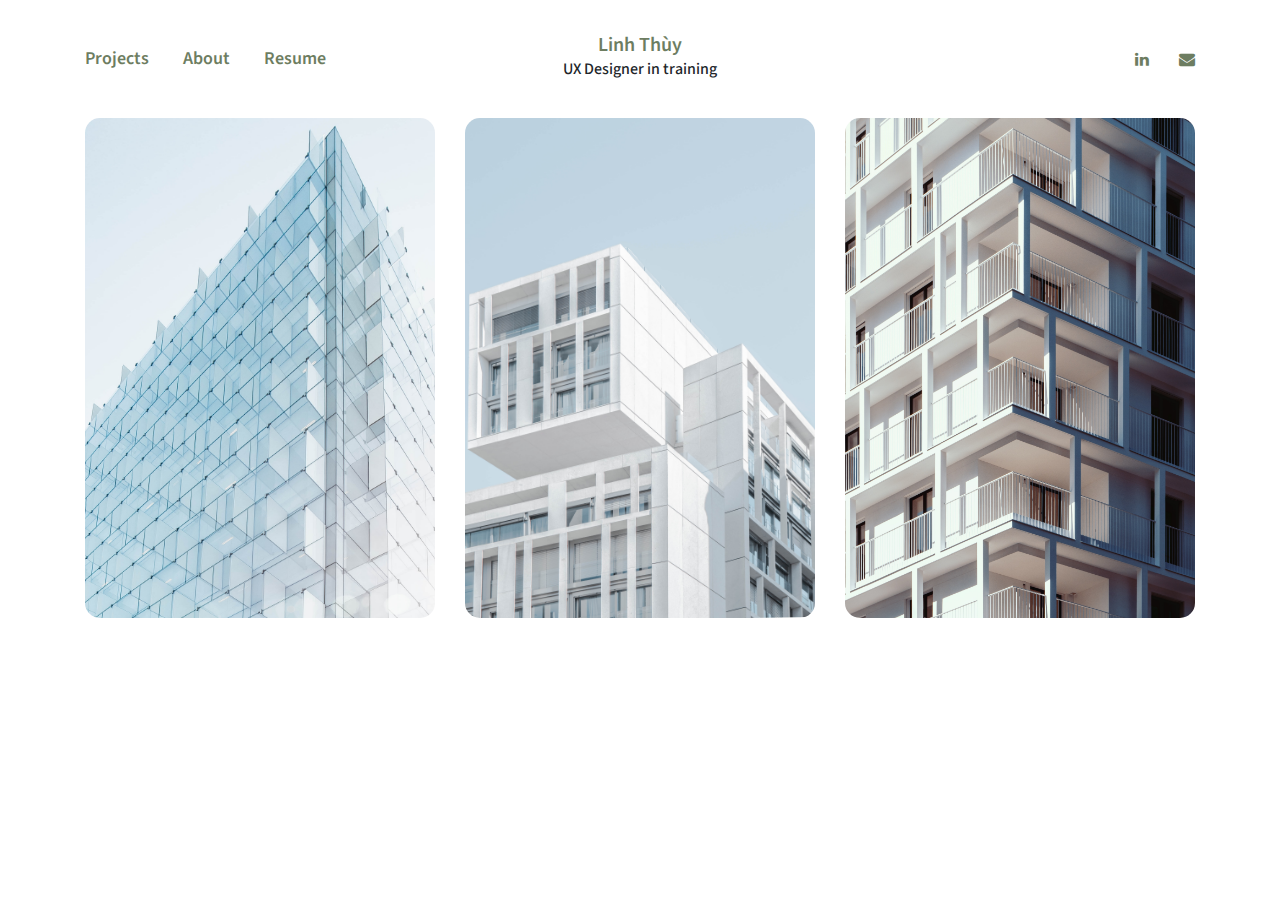
<file: index.html>
<!DOCTYPE html>
<html lang="en">
<head>
    <meta charset="UTF-8">
    <meta http-equiv="X-UA-Compatible" content="IE=edge">
    <meta name="viewport" content="width=device-width, initial-scale=1.0">
    <title>Linh Thùy</title>

    <link rel="stylesheet" href="style.css">
    <link rel="preconnect" href="https://fonts.googleapis.com">
    <link rel="preconnect" href="https://fonts.gstatic.com" crossorigin>
    <link href="https://fonts.googleapis.com/css2?family=Source+Sans+Pro&display=swap" rel="stylesheet">
    <link rel="stylesheet" href="https://maxcdn.bootstrapcdn.com/bootstrap/4.0.0/css/bootstrap.min.css" 
    integrity="sha384-Gn5384xqQ1aoWXA+058RXPxPg6fy4IWvTNh0E263XmFcJlSAwiGgFAW/dAiS6JXm" crossorigin="anonymous">
    <link rel="stylesheet" href="https://cdnjs.cloudflare.com/ajax/libs/font-awesome/4.7.0/css/font-awesome.min.css">
</head>
<body>

    <header class="header fixed-top navbar-light">
        <div class="container-fluid">
            <div class="row header-content">
                <div class="col-5 header-item header-item-left pt-18">
                    <a href="index.html">
                        Projects
                    </a>
                    <a href="about.html">
                        About
                    </a>
                    <a href="">
                        Resume
                    </a>
                </div>
                <div class="col-2 header-item-name">
                    <a href="index.html">Linh Thùy</a>
                    <h6 class="header-item">UX Designer in training</h6>
                </div>
                <div class="col-5 header-item header-item-right">
                    <a href="mailto:thuylinh271055@gmail.com" style="padding-right: 0;"><i class="fa fa-envelope" aria-hidden="true"></i></a>
                    <a href="https://www.linkedin.com/in/linh-th%C3%B9y-7582a41a5/" target="_blank"><i class="fa fa-linkedin" aria-hidden="true"></i></a>
                </div>
            </div>
        </div>
    </header>
    
    <section class="project pt-85">
        <div class="container-fluid">
            <div class="row">
                <div class="col-4 pb-25">
                    <div class="detail-project">
                        <img src="joel-filipe-jU9VAZDGMzs-unsplash.jpg" class="img-fuild" alt="project-test">
                        <div class="detail-project-content">
                            <span>Title</span>
                        </div>
                    </div>
                </div>
                <div class="col-4 pb-25">
                    <div class="detail-project">
                        <img src="joel-filipe-RFDP7_80v5A-unsplash.jpg" class="img-fuild" alt="project-test">
                        <div class="detail-project-content">
                            <span>Title</span>
                        </div>
                    </div>
                </div>
                <div class="col-4 pb-25">
                    <div class="detail-project">
                        <img src="pierre-chatel-innocenti-90l6KLVLn-w-unsplash.jpg" class="img-fuild" alt="project-test">
                        <div class="detail-project-content">
                            <span>Title</span>
                        </div>
                    </div>
                </div> 
            </div>
        </div>
    </section>
</body>
</html>
</file>
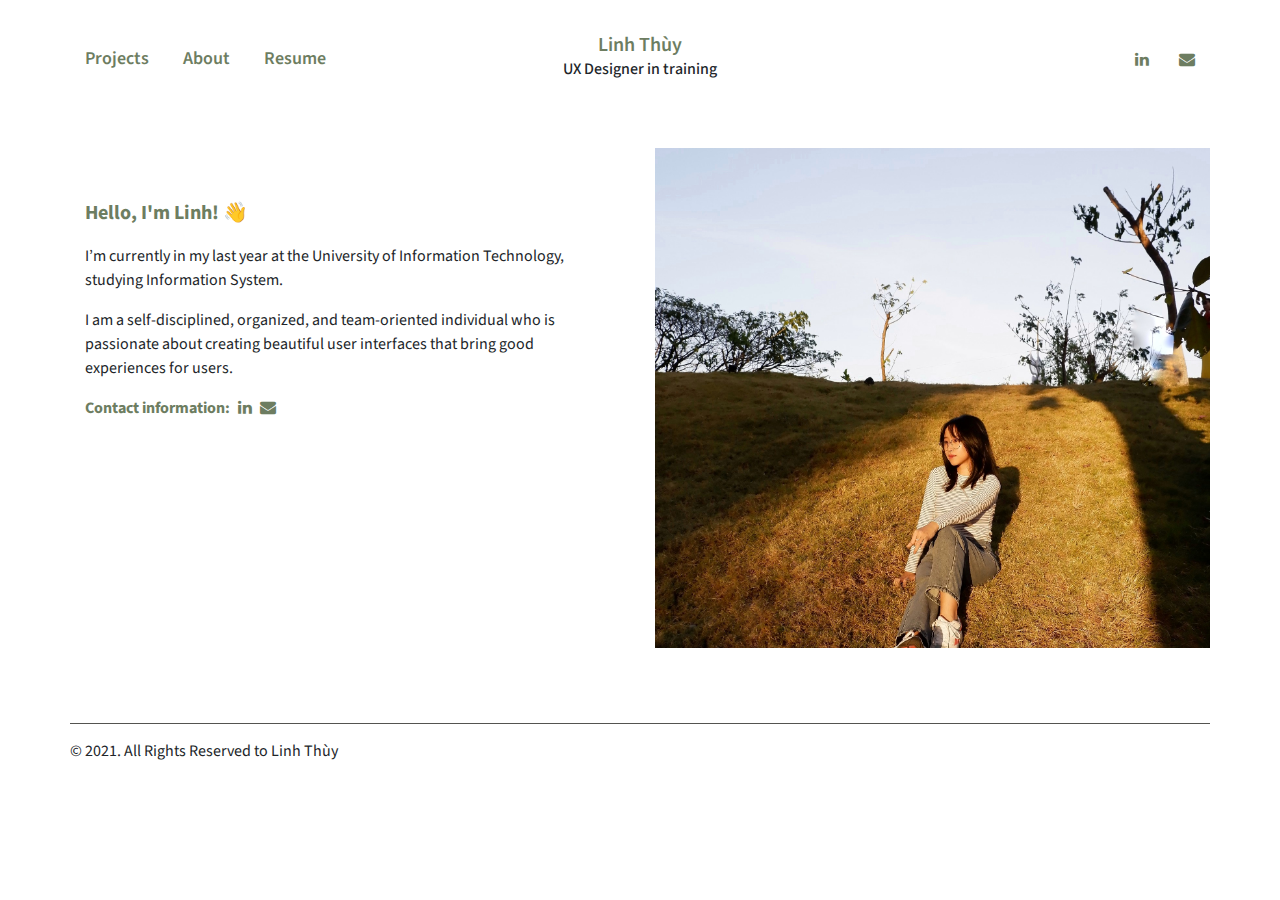
<file: about.html>
<!DOCTYPE html>
<html lang="en">
<head>
    <meta charset="UTF-8">
    <meta http-equiv="X-UA-Compatible" content="IE=edge">
    <meta name="viewport" content="width=device-width, initial-scale=1.0">
    <title>About - Linh Thùy</title>

    <link rel="stylesheet" href="style.css">
    <link rel="preconnect" href="https://fonts.googleapis.com">
    <link rel="preconnect" href="https://fonts.gstatic.com" crossorigin>
    <link href="https://fonts.googleapis.com/css2?family=Source+Sans+Pro&display=swap" rel="stylesheet">
    <link rel="stylesheet" href="https://maxcdn.bootstrapcdn.com/bootstrap/4.0.0/css/bootstrap.min.css" 
    integrity="sha384-Gn5384xqQ1aoWXA+058RXPxPg6fy4IWvTNh0E263XmFcJlSAwiGgFAW/dAiS6JXm" crossorigin="anonymous">
    <link rel="stylesheet" href="https://cdnjs.cloudflare.com/ajax/libs/font-awesome/4.7.0/css/font-awesome.min.css">
</head>
<body>
    <header class="header fixed-top navbar-light">
        <div class="container-fluid">
            <div class="row header-content">
                <div class="col-5 header-item header-item-left pt-18">
                    <a href="index.html">
                        Projects
                    </a>
                    <a href="about.html">
                        About
                    </a>
                    <a href="">
                        Resume
                    </a>
                </div>
                <div class="col-2 header-item-name">
                    <a href="index.html">Linh Thùy</a>
                    <h6 class="header-item">UX Designer in training</h6>
                </div>
                <div class="col-5 header-item header-item-right">
                    <a href="mailto:thuylinh271055@gmail.com" style="padding-right: 0;"><i class="fa fa-envelope" aria-hidden="true"></i></a>
                    <a href="https://www.linkedin.com/in/linh-th%C3%B9y-7582a41a5/" target="_blank"><i class="fa fa-linkedin" aria-hidden="true"></i></a>
                </div>
            </div>
        </div>
    </header>

    <section class="about-bio pb-40">
        <div class="container pt-127">
            <div class="row">
                <div class="col-6 pt-50 bio" style="padding-right: 50px;">
                    <div class="intro">
                        <p>Hello, I'm Linh! 👋</p>
                    </div>
                    <p>I’m currently in my last year at the University of Information Technology, studying Information System.</p>
                    <p>I am a self-disciplined, organized, and team-oriented individual who is passionate about 
                        creating beautiful user interfaces that bring good experiences for users.</p>
                    <div class="info">
                        <span class="intro-smaller">Contact information:</span>
                        <span class="icon-inline">
                            <a href="https://www.linkedin.com/in/linh-th%C3%B9y-7582a41a5/" target="_blank">
                                <i class="fa fa-linkedin" aria-hidden="true"></i>
                            </a>
                        </span>
                        <span class="icon-inline"><a href="mailto:thuylinh271055@gmail.com"><i class="fa fa-envelope" aria-hidden="true"></i></a></span>
                    </div>
                </div>
                <div class="col-6" style="padding-right: 0;">
                    <img src="IMG_1615115149707_1615115316713-01.jpeg" alt="person">
                </div>
            </div>
        </div>
    </section>
    
    <footer>
        <div class="container footer">
            <div class="row pb-25">
                <p>© 2021. All Rights Reserved to Linh Thùy</p>
            </div>
        </div>
    </footer>
</body>
</html>
</file>
<file: style.css>
:root {
    --dark-color: #6d7d61;
    --middle-color: #545450;
}

* {
    font-family: 'Source Sans Pro', sans-serif;
    box-sizing: border-box;
    margin: 0;
    padding: 0;
}

/* Header */
.header{
    padding: 30px 70px;
    background: white;
}

.header .header-item-left{
    float: left;
}

.header .header-item-left a{
    font-weight: 599;
    font-size: 18px;
}

.header .header-item-right a{
    float: right;
}

.header .header-item-name{
    text-align: center;
}

.header-item a{
    padding-right: 30px;
    padding-top: 18px;
    text-decoration: none;
    color: var(--dark-color);
    font-weight: 595;
    justify-content: center;
}

.header .header-item-right a i{
    padding-right: 0px;
}

.header-item a:hover{
    color: var(--dark-color);
    text-decoration: none;
}

.header-item-name a{
    font-weight: 590;
    font-size: 20px;
    color: var(--dark-color);
}

.header-item-name a:hover{
    color: var(--dark-color);
    text-decoration: none;
}

/* Project */

.project {
    padding-left: 70px;
    padding-right: 70px;
    
}

.img-fuild{
    max-width: 100%;
}

.detail-project{
    position: relative;
    display: block;
    overflow: hidden;
    border-radius: 15px;
    cursor: pointer;
}

.detail-project:hover{
    opacity: 1;
    visibility: visible;
}

.detail-project:hover .detail-project-content{
    opacity: 1;
    visibility: visible;
    -webkit-transition-delay: 0.2s;
    -o-transition-delay: 0.2s;
    transition-delay: 0.2s; 
    color: white;
}

.detail-project:hover img{
    -webkit-transition-delay: 0.15s;
    -o-transition-delay: 0.15s;
    transition-delay: 0.15s; 
}

.detail-project::after{
    position: absolute;
    top: 0;
    left: 0;
    right: 0;
    bottom: 0;
    background: rgba(0, 0, 0, 0.65);
    content: "";
    -webkit-transition: .5s all ease;
    -o-transition: .5s all ease;
    transition: .5s all ease;
    opacity: 0;
    visibility: hidden; 
}

.detail-project:hover::after{
    opacity: 1;
    visibility: visible;
}

.detail-project-content{
    z-index: 4;
    top: 50%;
    position: absolute;
    width: 100%;
    -webkit-transform: translateY(-50%);
    -ms-transform: translateY(-50%);
    transform: translateY(-50%); 
    padding: 10px;
    text-align: center;
    opacity: 0;
    font-size: 20px;
}

img {
    object-fit: cover;
    height: 500px;
    width: 100%;
}

.pb-25{
    padding-bottom: 27px;
}
.pb-40 {
    padding-bottom: 75px;
}

.pt-18 {
    padding-top: 15px;
}

.pt-50 {
    padding-top: 50px;
}

.pt-85 {
    padding-top: 118px;
}

.pt-127 {
    padding-top: 148px;
}

.pt-155 {
    padding-top: 155px;
}

/* About */

.intro {
    font-weight: bold;
    font-size: 20px;
    color: var(--dark-color);
}

.bio {
    text-align: left;
}

.intro-smaller {
    font-weight: bold;
    font-size: 16px;
    color: var(--dark-color);
}

.icon-inline a i {
    padding-left: 5px;
    text-decoration: none;
    color: var(--dark-color);
}

.icon-inline a i:hover {
    text-decoration: none;
    color: var(--dark-color);
}

/* Footer */

.footer {
    border-top: var(--middle-color) 1px solid;
    padding-top: 15px;
}
</file>
